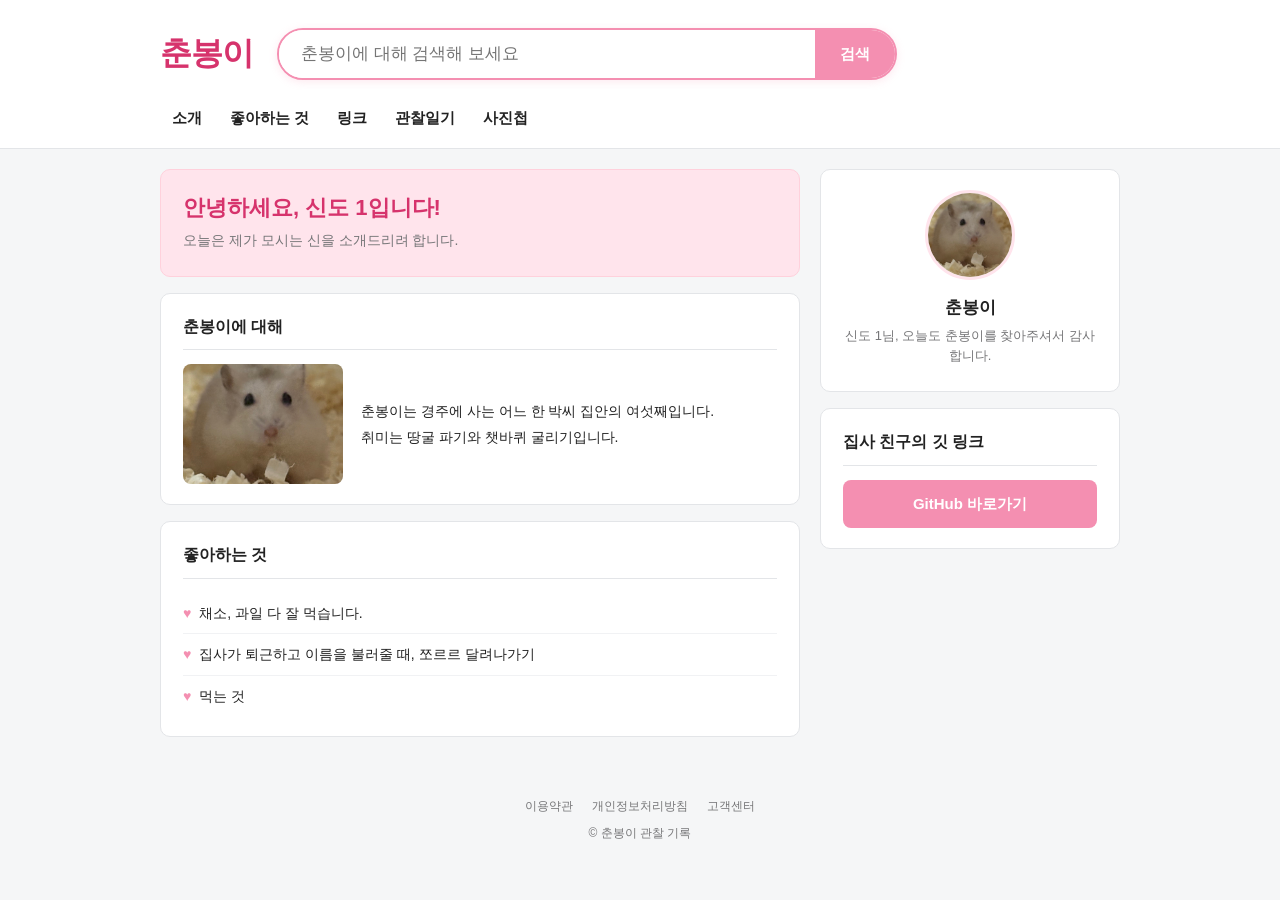
<file: html/index.html>
<!DOCTYPE html>
<!--
  [춘봉이 포털 페이지]
  - 춘봉이 소개 내용을 포털 사이트 메인 화면 분위기로 꾸민 웹페이지 (HTML + CSS)
  - 구조:
    header.top (로고 + 검색창 + 메뉴바)
    div.container
      main.content (인사말, 춘봉이 소개, 좋아하는 것)
      aside.side   (프로필 박스, 링크 박스)
    footer (하단 링크 + 저작권)
  - 디자인은 ../css/index_style.css 파일에서 적용 (연핑크 테마)
-->
<html lang="ko">
<head>
    <meta charset="UTF-8">
    <meta name="viewport" content="width=device-width, initial-scale=1.0">
    <link rel="stylesheet" href="../css/index_style.css">
    <title>춘봉이는 신이다</title>
</head>
<body>
    <!-- 상단: 로고 + 검색창 + 메뉴 -->
    <header class="top">
        <div class="top-inner">
            <a class="logo" href="#">춘봉이</a>

            <form class="search" onsubmit="return false">
                <input type="text" placeholder="춘봉이에 대해 검색해 보세요">
                <button type="submit">검색</button>
            </form>
        </div>

        <nav class="menu">
            <a href="#about">소개</a>
            <a href="#likes">좋아하는 것</a>
            <a href="#links">링크</a>
            <a href="#">관찰일기</a>
            <a href="#">사진첩</a>
        </nav>
    </header>

    <div class="container">
        <!-- 왼쪽: 본문 -->
        <main class="content">
            <section class="box greeting">
                <h1>안녕하세요, 신도 1입니다!</h1>
                <p>오늘은 제가 모시는 신을 소개드리려 합니다.</p>
            </section>

            <section class="box" id="about">
                <h2>춘봉이에 대해</h2>

                <div class="article">
                    <img src="춘2.jpg" alt="'그녀'의 존안">
                    <div>
                        <p>춘봉이는 경주에 사는 어느 한 박씨 집안의 여섯째입니다.</p>
                        <p>취미는 땅굴 파기와 챗바퀴 굴리기입니다.</p>
                    </div>
                </div>
            </section>

            <section class="box" id="likes">
                <h2>좋아하는 것</h2>

                <ul>
                    <li>채소, 과일 다 잘 먹습니다.</li>
                    <li>집사가 퇴근하고 이름을 불러줄 때, 쪼르르 달려나가기</li>
                    <li>먹는 것</li>
                </ul>
            </section>
        </main>

        <!-- 오른쪽: 사이드 -->
        <aside class="side">
            <div class="box profile">
                <img src="춘2.jpg" alt="춘봉이 프로필 사진">
                <p class="name">춘봉이</p>
                <p class="desc">신도 1님, 오늘도 춘봉이를 찾아주셔서 감사합니다.</p>
            </div>

            <div class="box" id="links">
                <h2>집사 친구의 깃 링크</h2>
                <a class="btn" href="https://github.com/">GitHub 바로가기</a>
            </div>
        </aside>
    </div>

    <!-- 하단 -->
    <footer>
        <nav>
            <a href="#">이용약관</a>
            <a href="#">개인정보처리방침</a>
            <a href="#">고객센터</a>
        </nav>
        <p>© 춘봉이 관찰 기록</p>
    </footer>
</body>
</html>
</file>
<file: css/index_style.css>
/*
  [춘봉이 포털 페이지 스타일 - 포털 사이트 메인 분위기 + 연핑크 테마]
  - 흰 바탕 + 얇은 회색 테두리 박스로 깔끔한 포털 느낌
  - 상단: 로고 + 테두리 있는 큰 검색창 + 메뉴바
  - 본문: 왼쪽 넓은 본문(main) + 오른쪽 좁은 사이드(aside) 2단 구성
  - 포인트 컬러는 연핑크 계열 (:root 변수만 바꾸면 전체 색 변경 가능)
*/

:root {
  --main: #F48FB1;       /* 포인트 핑크 (검색창 테두리, 버튼) */
  --main-dark: #D6336C;  /* 진한 핑크 (로고, 강조 글씨) */
  --main-light: #FFE4EC; /* 연핑크 (배경 강조) */
  --bg: #F5F6F7;         /* 페이지 배경 (연회색) */
  --line: #E3E5E8;       /* 박스 테두리 */
  --text: #222;          /* 본문 글자 */
  --sub: #767678;        /* 보조 글자 */
}

* {
  box-sizing: border-box;
}

body {
  margin: 0;
  font-family: "Pretendard", "Apple SD Gothic Neo", "Malgun Gothic", sans-serif;
  font-size: 14px;
  line-height: 1.6;
  color: var(--text);
  background-color: var(--bg);
}

a {
  color: inherit;
  text-decoration: none;
}

/* ---------- 상단 헤더 ---------- */
.top {
  background-color: white;
  border-bottom: 1px solid var(--line);
}

.top-inner {
  display: flex;
  align-items: center;
  gap: 24px;
  max-width: 1000px;
  margin: 0 auto;
  padding: 28px 20px 20px;
}

.logo {
  font-size: 32px;
  font-weight: 900;
  letter-spacing: -1px;
  color: var(--main-dark);
  white-space: nowrap;
}

.search {
  display: flex;
  flex: 1;
  max-width: 620px;
  height: 52px;
  border: 2px solid var(--main);
  border-radius: 26px;
  overflow: hidden;
  box-shadow: 0 2px 8px rgba(244, 143, 177, 0.2);
}

.search input {
  flex: 1;
  padding: 0 22px;
  font-size: 17px;
  border: none;
  outline: none;
}

.search button {
  width: 80px;
  font-size: 15px;
  font-weight: 700;
  color: white;
  background-color: var(--main);
  border: none;
  cursor: pointer;
}

.search button:hover {
  background-color: var(--main-dark);
}

/* 메뉴바 */
.menu {
  display: flex;
  gap: 4px;
  max-width: 1000px;
  margin: 0 auto;
  padding: 0 20px 12px;
}

.menu a {
  padding: 6px 12px;
  font-size: 15px;
  font-weight: 700;
  border-radius: 16px;
}

.menu a:hover {
  color: var(--main-dark);
  background-color: var(--main-light);
}

/* ---------- 본문 2단 레이아웃 ---------- */
.container {
  display: flex;
  gap: 20px;
  max-width: 1000px;
  margin: 20px auto;
  padding: 0 20px;
}

.content {
  flex: 1;
}

.side {
  width: 300px;
  flex-shrink: 0;
}

/* 공통 흰색 박스 */
.box {
  margin-bottom: 16px;
  padding: 20px 22px;
  background-color: white;
  border: 1px solid var(--line);
  border-radius: 10px;
}

h1 {
  margin: 0 0 4px;
  font-size: 22px;
}

h2 {
  margin: 0 0 14px;
  padding-bottom: 10px;
  font-size: 16px;
  border-bottom: 1px solid var(--line);
}

p {
  margin: 4px 0;
}

/* 인사말 박스 */
.greeting {
  background-color: var(--main-light);
  border-color: #FFD1DC;
}

.greeting h1 {
  color: var(--main-dark);
}

.greeting p {
  color: var(--sub);
}

/* 춘봉이 소개: 뉴스 기사처럼 사진 왼쪽 + 글 오른쪽 */
.article {
  display: flex;
  align-items: center;
  gap: 18px;
}

.article img {
  width: 160px;
  height: 120px;
  object-fit: cover;
  border-radius: 8px;
}

/* 좋아하는 것 리스트 */
ul {
  margin: 0;
  padding: 0;
  list-style: none;
}

li {
  padding: 9px 0;
  border-bottom: 1px solid #F1F2F4;
}

li:last-child {
  border-bottom: none;
}

li::before {
  content: "♥";
  margin-right: 8px;
  color: var(--main);
}

/* ---------- 사이드 ---------- */
.profile {
  text-align: center;
}

.profile img {
  width: 90px;
  height: 90px;
  object-fit: cover;
  border: 3px solid var(--main-light);
  border-radius: 50%;
}

.profile .name {
  margin-top: 8px;
  font-size: 17px;
  font-weight: 800;
}

.profile .desc {
  font-size: 13px;
  color: var(--sub);
}

.btn {
  display: block;
  padding: 12px;
  font-size: 15px;
  font-weight: 700;
  text-align: center;
  color: white;
  background-color: var(--main);
  border-radius: 8px;
}

.btn:hover {
  background-color: var(--main-dark);
}

/* ---------- 하단 ---------- */
footer {
  padding: 24px 20px 40px;
  text-align: center;
  font-size: 12px;
  color: var(--sub);
}

footer nav a {
  margin: 0 8px;
}

footer nav a:hover {
  text-decoration: underline;
}

footer p {
  margin-top: 8px;
}

/* ---------- 화면이 좁을 때 (모바일) ---------- */
@media (max-width: 760px) {
  .top-inner,
  .container {
    flex-direction: column;
  }

  .search {
    width: 100%;
  }

  .side {
    width: 100%;
  }

  .menu {
    overflow-x: auto;
  }
}
</file>
